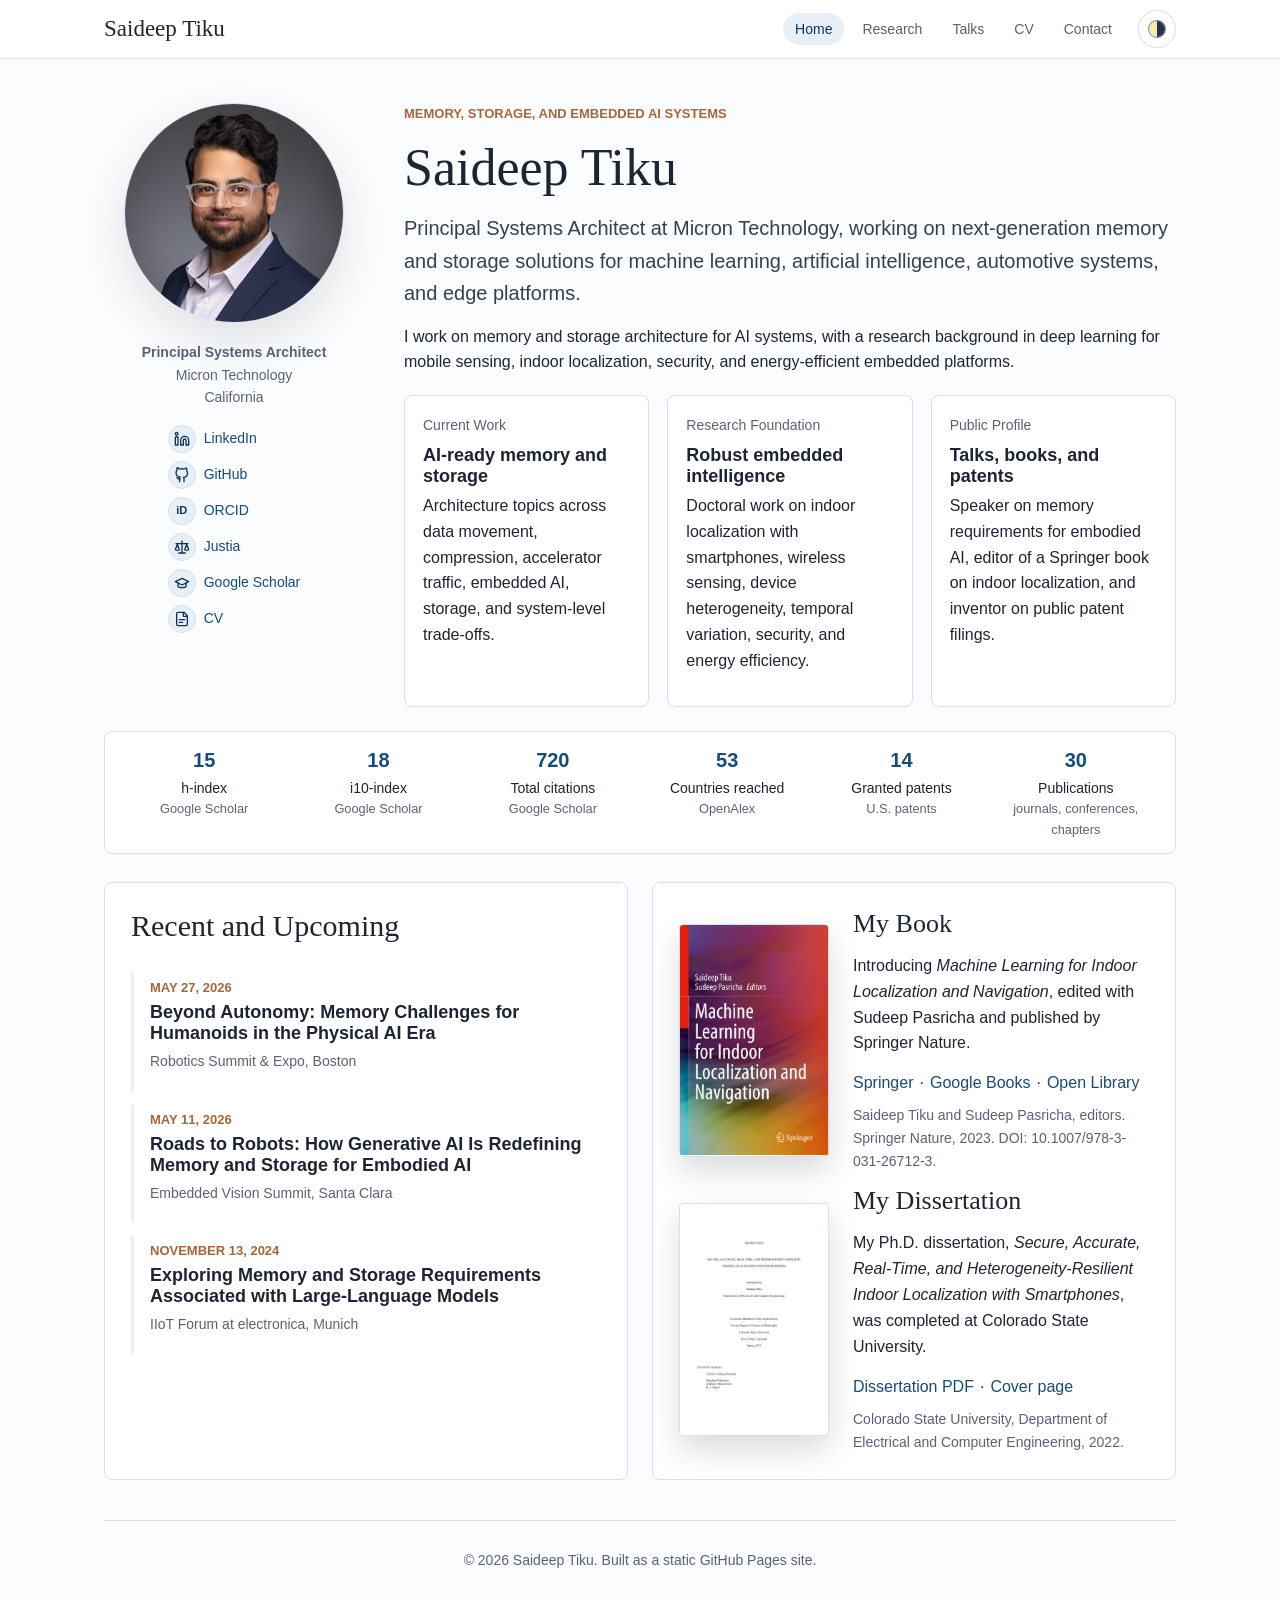
<file: index.html>
<!DOCTYPE html>
<html lang="en">
<head>
  <meta charset="utf-8" />
  <meta name="viewport" content="width=device-width, initial-scale=1" />
  <title>Saideep Tiku | Systems Architect</title>
  <meta name="description" content="Saideep Tiku is a Principal Systems Architect at Micron Technology working on memory and storage systems for AI, embedded intelligence, automotive platforms, and robust mobile sensing." />
  <link rel="canonical" href="https://saideeptiku.github.io/" />
  <!-- Open Graph -->
  <meta property="og:type" content="profile" />
  <meta property="og:site_name" content="Saideep Tiku" />
  <meta property="og:title" content="Saideep Tiku | Systems Architect" />
  <meta property="og:description" content="Saideep Tiku is a Principal Systems Architect at Micron Technology working on memory and storage systems for AI, embedded intelligence, automotive platforms, and robust mobile sensing." />
  <meta property="og:url" content="https://saideeptiku.github.io/" />
  <meta property="og:image" content="https://saideeptiku.github.io/assets/saideep-tiku-headshot.jpeg" />
  <!-- Twitter Card -->
  <meta name="twitter:card" content="summary" />
  <meta name="twitter:title" content="Saideep Tiku | Systems Architect" />
  <meta name="twitter:description" content="Saideep Tiku is a Principal Systems Architect at Micron Technology working on memory and storage systems for AI, embedded intelligence, automotive platforms, and robust mobile sensing." />
  <meta name="twitter:image" content="https://saideeptiku.github.io/assets/saideep-tiku-headshot.jpeg" />
  <script src="assets/theme.js"></script>
  <link rel="stylesheet" href="styles.css" />
  <link rel="icon" href="assets/saideep-tiku-headshot.jpeg" />
  <script type="application/ld+json">
  {
    "@context": "https://schema.org",
    "@type": "Person",
    "name": "Saideep Tiku",
    "url": "https://saideeptiku.github.io/",
    "image": "https://saideeptiku.github.io/assets/saideep-tiku-headshot.jpeg",
    "jobTitle": "Principal Systems Architect",
    "description": "Saideep Tiku is a Principal Systems Architect at Micron Technology working on memory and storage systems for AI, embedded intelligence, automotive platforms, and robust mobile sensing.",
    "affiliation": {
      "@type": "Organization",
      "name": "Micron Technology",
      "url": "https://www.micron.com"
    },
    "alumniOf": {
      "@type": "CollegeOrUniversity",
      "name": "Colorado State University",
      "url": "https://www.colostate.edu"
    },
    "knowsAbout": [
      "Memory Systems",
      "Storage Systems",
      "Artificial Intelligence",
      "Embedded Systems",
      "Automotive Computing",
      "Mobile Sensing",
      "Computer Architecture",
      "Edge AI"
    ],
    "sameAs": [
      "https://scholar.google.com/citations?user=VC3MG4QAAAAJ",
      "https://www.linkedin.com/in/saideep-tiku-59036288",
      "https://github.com/saideeptiku",
      "https://orcid.org/0000-0003-4017-1392",
      "https://dblp.org/pid/206/7603",
      "https://patents.justia.com/inventor/saideep-tiku"
    ]
  }
  </script>
</head>
<body>
  <header class="site-header">
    <div class="nav-wrap">
      <a class="brand" href="index.html">Saideep Tiku</a>
      <div class="header-actions">
        <nav class="site-nav" aria-label="Primary navigation">
          <a href="index.html" aria-current="page">Home</a>
          <a href="research.html">Research</a>
          <a href="talks.html">Talks</a>
          <a href="assets/saideep-tiku-cv.pdf" target="_blank" rel="noopener">CV</a>
          <a href="contact.html">Contact</a>
        </nav>
        <button class="theme-toggle" type="button" data-theme-toggle aria-label="Theme: Auto. Activate to switch" title="Theme: Auto">
          <span class="theme-toggle-icon" aria-hidden="true"></span>
        </button>
      </div>
    </div>
  </header>

  <main id="main" class="page">
    <section class="hero">
      <aside class="portrait-frame" aria-label="Profile summary">
        <img src="assets/saideep-tiku-headshot.jpeg" alt="Saideep Tiku" width="300" height="300" />
        <div class="portrait-caption">
          <strong>Principal Systems Architect</strong><br />
          Micron Technology<br />
          California
        </div>
        <nav class="profile-links" aria-label="Online profiles">
          <a href="https://www.linkedin.com/in/saideep-tiku-59036288" target="_blank" rel="noopener"><span class="profile-icon" aria-hidden="true"><svg viewBox="0 0 24 24"><path d="M16 8a6 6 0 0 1 6 6v7h-4v-7a2 2 0 0 0-4 0v7h-4v-7a6 6 0 0 1 6-6z"></path><rect x="2" y="9" width="4" height="12"></rect><circle cx="4" cy="4" r="2"></circle></svg></span><span>LinkedIn</span></a>
          <a href="https://github.com/saideeptiku" target="_blank" rel="noopener"><span class="profile-icon" aria-hidden="true"><svg viewBox="0 0 24 24"><path d="M15 22v-3.9a3.4 3.4 0 0 0-.9-2.6c3 0 6.1-1.5 6.1-6.6a5.1 5.1 0 0 0-1.4-3.6 4.8 4.8 0 0 0-.1-3.6s-1.1-.4-3.7 1.4a12.5 12.5 0 0 0-6.7 0C5.7.8 4.6 1.2 4.6 1.2a4.8 4.8 0 0 0-.1 3.6 5.1 5.1 0 0 0-1.4 3.6c0 5.1 3.1 6.6 6.1 6.6a3.4 3.4 0 0 0-.9 2.6V22"></path><path d="M9 18c-3.4 1-3.4-1.7-4.8-2"></path></svg></span><span>GitHub</span></a>
          <a href="https://orcid.org/0000-0003-4017-1392" target="_blank" rel="noopener"><span class="profile-icon" aria-hidden="true">iD</span><span>ORCID</span></a>
          <a href="https://patents.justia.com/inventor/saideep-tiku" target="_blank" rel="noopener"><span class="profile-icon" aria-hidden="true"><svg viewBox="0 0 24 24"><path d="m16 16 3-8 3 8c-.9.7-1.9 1-3 1s-2.1-.3-3-1z"></path><path d="m2 16 3-8 3 8c-.9.7-1.9 1-3 1s-2.1-.3-3-1z"></path><path d="M7 21h10"></path><path d="M12 3v18"></path><path d="M3 7h18"></path></svg></span><span>Justia</span></a>
          <a href="https://scholar.google.com/citations?user=VC3MG4QAAAAJ" target="_blank" rel="noopener"><span class="profile-icon" aria-hidden="true"><svg viewBox="0 0 24 24"><path d="M22 10 12 5 2 10l10 5 10-5z"></path><path d="M6 12v5c0 1.1 2.7 2 6 2s6-.9 6-2v-5"></path></svg></span><span>Google Scholar</span></a>
          <a href="assets/saideep-tiku-cv.pdf" target="_blank" rel="noopener"><span class="profile-icon" aria-hidden="true"><svg viewBox="0 0 24 24"><path d="M15 2H6a2 2 0 0 0-2 2v16a2 2 0 0 0 2 2h12a2 2 0 0 0 2-2V7z"></path><path d="M14 2v6h6"></path><path d="M8 13h8"></path><path d="M8 17h5"></path></svg></span><span>CV</span></a>
        </nav>
      </aside>
      <div class="hero-copy">
        <p class="eyebrow">Memory, storage, and embedded AI systems</p>
        <h1>Saideep Tiku</h1>
        <p class="lead">Principal Systems Architect at Micron Technology, working on next-generation memory and storage solutions for machine learning, artificial intelligence, automotive systems, and edge platforms.</p>
        <p>I work on memory and storage architecture for AI systems, with a research background in deep learning for mobile sensing, indoor localization, security, and energy-efficient embedded platforms.</p>
        <div class="feature-grid hero-cards">
          <article class="fact-card">
            <p class="meta">Current Work</p>
            <h3>AI-ready memory and storage</h3>
            <p>Architecture topics across data movement, compression, accelerator traffic, embedded AI, storage, and system-level trade-offs.</p>
          </article>
          <article class="fact-card">
            <p class="meta">Research Foundation</p>
            <h3>Robust embedded intelligence</h3>
            <p>Doctoral work on indoor localization with smartphones, wireless sensing, device heterogeneity, temporal variation, security, and energy efficiency.</p>
          </article>
          <article class="fact-card">
            <p class="meta">Public Profile</p>
            <h3>Talks, books, and patents</h3>
            <p>Speaker on memory requirements for embodied AI, editor of a Springer book on indoor localization, and inventor on public patent filings.</p>
          </article>
        </div>
      </div>
    </section>

    <section class="stat-strip">
      <div class="stat-item">
        <strong data-scholar-stat="hIndex">15</strong>
        <span>h-index</span>
        <small>Google Scholar</small>
      </div>
      <div class="stat-item">
        <strong data-scholar-stat="i10Index">18</strong>
        <span>i10-index</span>
        <small>Google Scholar</small>
      </div>
      <div class="stat-item">
        <strong data-scholar-stat="totalCitations">720</strong>
        <span>Total citations</span>
        <small>Google Scholar</small>
      </div>
      <div class="stat-item">
        <strong data-citation-stat="mappedCountries">53</strong>
        <span>Countries reached</span>
        <small>OpenAlex</small>
      </div>
      <div class="stat-item">
        <strong data-scholar-stat="patents">14</strong>
        <span>Granted patents</span>
        <small>U.S. patents</small>
      </div>
      <div class="stat-item">
        <strong data-scholar-stat="publications">31</strong>
        <span>Publications</span>
        <small>journals, conferences, chapters</small>
      </div>
    </section>

    <section class="section home-grid">
      <div class="panel">
        <div class="section-header">
          <h2>Recent and Upcoming</h2>
        </div>
        <div class="timeline">
          <article class="timeline-item">
            <div class="date">May 27, 2026</div>
            <h3>Beyond Autonomy: Memory Challenges for Humanoids in the Physical AI Era</h3>
            <p class="meta">Robotics Summit &amp; Expo, Boston</p>
          </article>
          <article class="timeline-item">
            <div class="date">May 11, 2026</div>
            <h3>Roads to Robots: How Generative AI Is Redefining Memory and Storage for Embodied AI</h3>
            <p class="meta">Embedded Vision Summit, Santa Clara</p>
          </article>
          <article class="timeline-item">
            <div class="date">November 13, 2024</div>
            <h3>Exploring Memory and Storage Requirements Associated with Large-Language Models</h3>
            <p class="meta">IIoT Forum at electronica, Munich</p>
          </article>
        </div>
      </div>
      <div class="panel book-panel">
        <div class="book-order">
          <img src="assets/machine-learning-indoor-localization-cover.jpg" alt="Machine Learning for Indoor Localization and Navigation book cover" width="827" height="1285" />
          <div class="book-copy">
            <h2 id="book-title">My Book</h2>
            <p>Introducing <em>Machine Learning for Indoor Localization and Navigation</em>, edited with Sudeep Pasricha and published by Springer Nature.</p>
            <p class="book-links">
              <a href="https://link.springer.com/book/10.1007/978-3-031-26712-3" target="_blank" rel="noopener">Springer</a>
              <span>·</span>
              <a href="https://books.google.com/books/about/Machine_Learning_for_Indoor_Localization.html?id=-enIEAAAQBAJ" target="_blank" rel="noopener">Google Books</a>
              <span>·</span>
              <a href="https://openlibrary.org/books/OL53269765M/Machine_Learning_for_Indoor_Localization_and_Navigation" target="_blank" rel="noopener">Open Library</a>
            </p>
            <p class="book-reference">Saideep Tiku and Sudeep Pasricha, editors. Springer Nature, 2023. DOI: 10.1007/978-3-031-26712-3.</p>
          </div>
        </div>
        <div class="book-order dissertation-order">
          <img src="assets/saideep-tiku-thesis-cover.png" alt="Cover page of Saideep Tiku's dissertation" width="612" height="792" />
          <div class="book-copy">
            <h2 id="dissertation-title">My Dissertation</h2>
            <p>My Ph.D. dissertation, <em>Secure, Accurate, Real-Time, and Heterogeneity-Resilient Indoor Localization with Smartphones</em>, was completed at Colorado State University.</p>
            <p class="book-links">
              <a href="https://api.mountainscholar.org/server/api/core/bitstreams/3c1cec02-b831-4863-b446-02c8de1fcce2/content" target="_blank" rel="noopener">Dissertation PDF</a>
              <span>·</span>
              <a href="https://api.mountainscholar.org/server/api/core/bitstreams/3c1cec02-b831-4863-b446-02c8de1fcce2/content" target="_blank" rel="noopener">Cover page</a>
            </p>
            <p class="book-reference">Colorado State University, Department of Electrical and Computer Engineering, 2022.</p>
          </div>
        </div>
      </div>
    </section>

    <footer class="site-footer">
      &copy; 2026 Saideep Tiku. Built as a static GitHub Pages site.
    </footer>
  </main>
  <script src="assets/citation-map-data.js"></script>
  <script src="assets/google-scholar-papers-data.js"></script>
  <script>
    (function () {
      // Load OpenAlex data for countries reached
      var data = window.citationMapData;
      if (data) {
        function setStat(name, value) {
          var el = document.querySelector("[data-citation-stat='" + name + "']");
          if (el && value != null) el.textContent = new Intl.NumberFormat("en-US").format(value);
        }
        setStat("mappedCountries", data.summary.mappedCountries);
      }
    })();
    
    // Load Google Scholar stats
    var scholarPromise = window.googleScholarPapersData
      ? Promise.resolve(window.googleScholarPapersData)
      : fetch('google-scholar-papers.json').then(response => response.json());

    scholarPromise
      .then(data => {
        function setScholarStat(name, value) {
          var el = document.querySelector("[data-scholar-stat='" + name + "']");
          if (el && value != null) el.textContent = new Intl.NumberFormat("en-US").format(value);
        }
        var types = data.summary.publicationsByType;
        setScholarStat("hIndex", data.summary.hIndex);
        setScholarStat("i10Index", data.summary.i10Index);
        setScholarStat("totalCitations", data.summary.totalCitations);
        setScholarStat("patents", data.summary.grantedPatents != null ? data.summary.grantedPatents : types.patent);
        setScholarStat("publications", (types.journal || 0) + (types.conference || 0) + (types.book_chapter || 0));
      })
      .catch(error => console.error('Error loading Google Scholar stats:', error));
  </script>
</body>
</html>
</file>
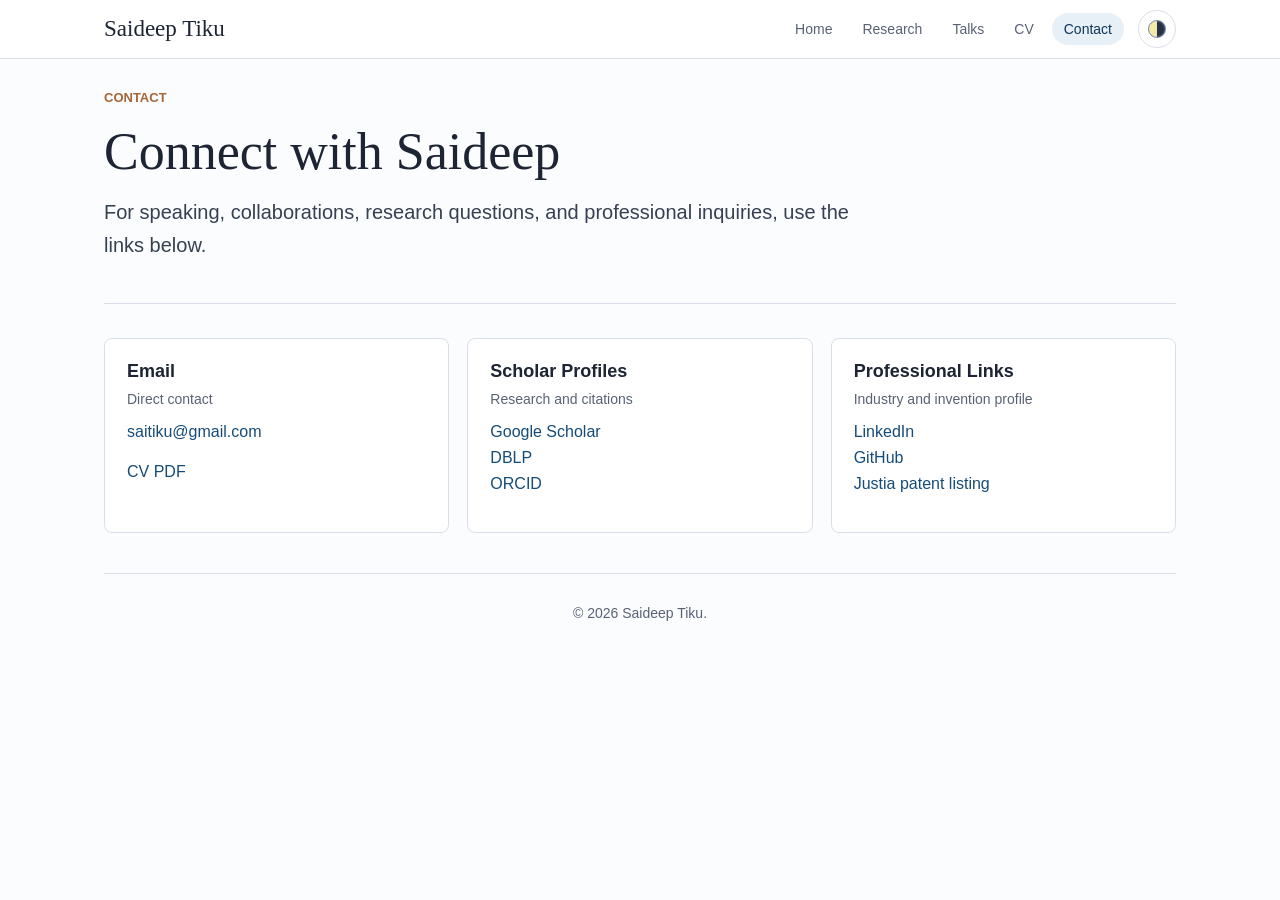
<file: contact.html>
<!DOCTYPE html>
<html lang="en">
<head>
  <meta charset="utf-8" />
  <meta name="viewport" content="width=device-width, initial-scale=1" />
  <title>Contact | Saideep Tiku</title>
  <meta name="description" content="Contact links for Saideep Tiku, including email, Google Scholar, LinkedIn, DBLP, and public patent listings." />
  <link rel="canonical" href="https://saideeptiku.github.io/contact.html" />
  <!-- Open Graph -->
  <meta property="og:type" content="website" />
  <meta property="og:site_name" content="Saideep Tiku" />
  <meta property="og:title" content="Contact | Saideep Tiku" />
  <meta property="og:description" content="Contact links for Saideep Tiku, including email, Google Scholar, LinkedIn, DBLP, and public patent listings." />
  <meta property="og:url" content="https://saideeptiku.github.io/contact.html" />
  <meta property="og:image" content="https://saideeptiku.github.io/assets/saideep-tiku-headshot.jpeg" />
  <!-- Twitter Card -->
  <meta name="twitter:card" content="summary" />
  <meta name="twitter:title" content="Contact | Saideep Tiku" />
  <meta name="twitter:description" content="Contact links for Saideep Tiku, including email, Google Scholar, LinkedIn, DBLP, and public patent listings." />
  <meta name="twitter:image" content="https://saideeptiku.github.io/assets/saideep-tiku-headshot.jpeg" />
  <script src="assets/theme.js"></script>
  <link rel="stylesheet" href="styles.css" />
  <link rel="icon" href="assets/saideep-tiku-headshot.jpeg" />
</head>
<body>
  <a class="skip-link" href="#main">Skip to content</a>
  <header class="site-header">
    <div class="nav-wrap">
      <a class="brand" href="index.html">Saideep Tiku</a>
      <div class="header-actions">
        <nav class="site-nav" aria-label="Primary navigation">
          <a href="index.html">Home</a>
          <a href="research.html">Research</a>
          <a href="talks.html">Talks</a>
          <a href="assets/saideep-tiku-cv.pdf" target="_blank" rel="noopener">CV</a>
          <a href="contact.html" aria-current="page">Contact</a>
        </nav>
        <button class="theme-toggle" type="button" data-theme-toggle aria-label="Theme: Auto. Activate to switch" title="Theme: Auto">
          <span class="theme-toggle-icon" aria-hidden="true"></span>
        </button>
      </div>
    </div>
  </header>

  <main id="main" class="page">
    <header class="page-header">
      <p class="eyebrow">Contact</p>
      <h1>Connect with Saideep</h1>
      <p class="lead">For speaking, collaborations, research questions, and professional inquiries, use the links below.</p>
    </header>

    <section class="contact-grid">
      <article class="card">
        <h3>Email</h3>
        <p class="meta">Direct contact</p>
        <p><a href="mailto:saitiku@gmail.com">saitiku@gmail.com</a></p>
        <p><a href="assets/saideep-tiku-cv.pdf" target="_blank" rel="noopener">CV PDF</a></p>
      </article>
      <article class="card">
        <h3>Scholar Profiles</h3>
        <p class="meta">Research and citations</p>
        <p><a href="https://scholar.google.com/citations?user=VC3MG4QAAAAJ" target="_blank" rel="noopener">Google Scholar</a><br />
        <a href="https://dblp.org/pid/206/7603" target="_blank" rel="noopener">DBLP</a><br />
        <a href="https://orcid.org/0000-0003-4017-1392" target="_blank" rel="noopener">ORCID</a></p>
      </article>
      <article class="card">
        <h3>Professional Links</h3>
        <p class="meta">Industry and invention profile</p>
        <p><a href="https://www.linkedin.com/in/saideep-tiku-59036288" target="_blank" rel="noopener">LinkedIn</a><br />
        <a href="https://github.com/saideeptiku" target="_blank" rel="noopener">GitHub</a><br />
        <a href="https://patents.justia.com/inventor/saideep-tiku" target="_blank" rel="noopener">Justia patent listing</a></p>
      </article>
    </section>

    <footer class="site-footer">
      &copy; 2026 Saideep Tiku.
    </footer>
  </main>
</body>
</html>
</file>
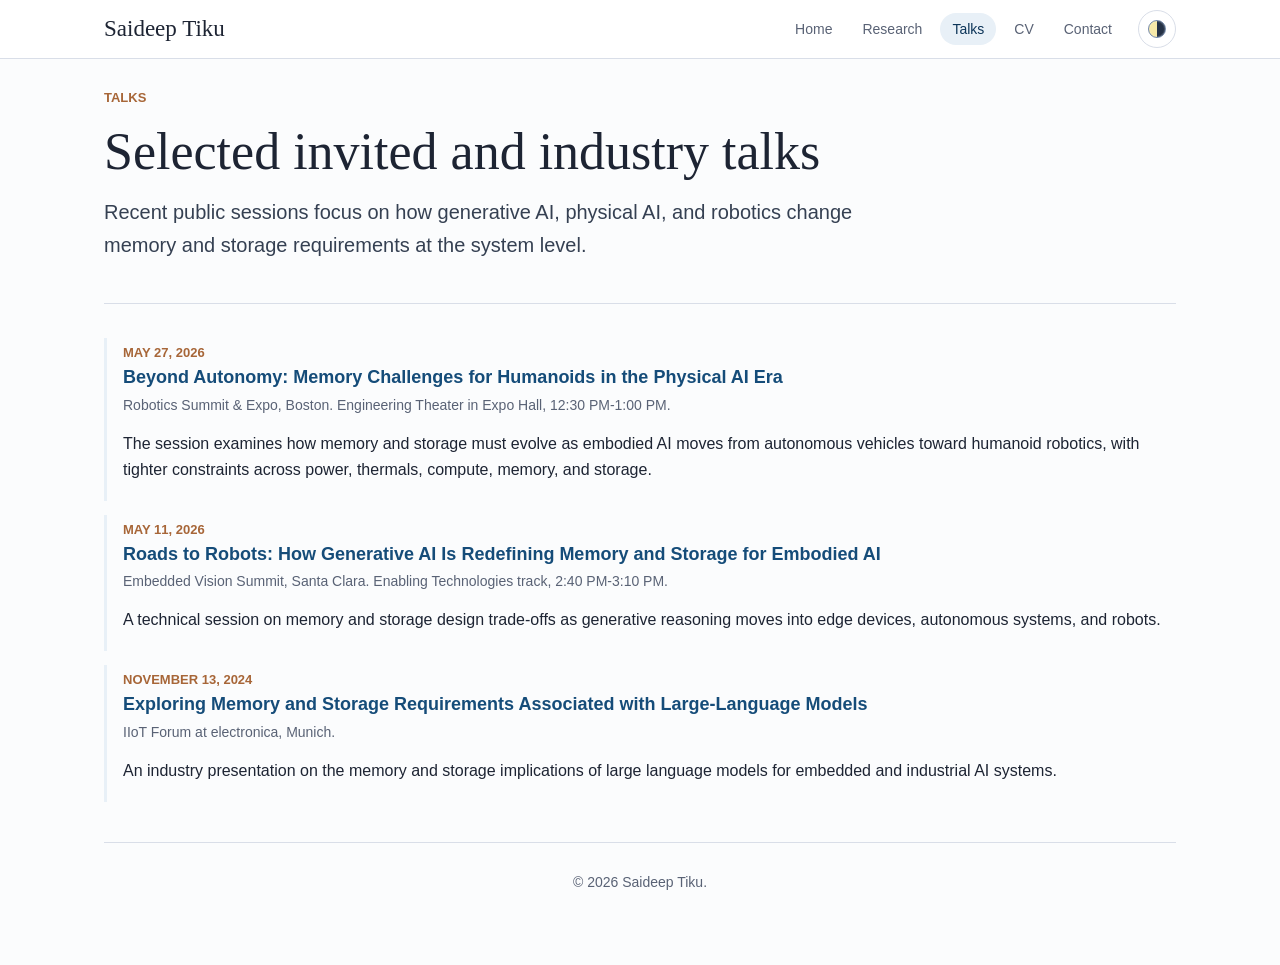
<file: talks.html>
<!DOCTYPE html>
<html lang="en">
<head>
  <meta charset="utf-8" />
  <meta name="viewport" content="width=device-width, initial-scale=1" />
  <title>Talks | Saideep Tiku</title>
  <meta name="description" content="Selected talks by Saideep Tiku on memory and storage requirements for large language models, embodied AI, robotics, and physical AI systems." />
  <link rel="canonical" href="https://saideeptiku.github.io/talks.html" />
  <!-- Open Graph -->
  <meta property="og:type" content="website" />
  <meta property="og:site_name" content="Saideep Tiku" />
  <meta property="og:title" content="Talks | Saideep Tiku" />
  <meta property="og:description" content="Selected talks by Saideep Tiku on memory and storage requirements for large language models, embodied AI, robotics, and physical AI systems." />
  <meta property="og:url" content="https://saideeptiku.github.io/talks.html" />
  <meta property="og:image" content="https://saideeptiku.github.io/assets/saideep-tiku-headshot.jpeg" />
  <!-- Twitter Card -->
  <meta name="twitter:card" content="summary" />
  <meta name="twitter:title" content="Talks | Saideep Tiku" />
  <meta name="twitter:description" content="Selected talks by Saideep Tiku on memory and storage requirements for large language models, embodied AI, robotics, and physical AI systems." />
  <meta name="twitter:image" content="https://saideeptiku.github.io/assets/saideep-tiku-headshot.jpeg" />
  <script src="assets/theme.js"></script>
  <link rel="stylesheet" href="styles.css" />
  <link rel="icon" href="assets/saideep-tiku-headshot.jpeg" />
</head>
<body>
  <a class="skip-link" href="#main">Skip to content</a>
  <header class="site-header">
    <div class="nav-wrap">
      <a class="brand" href="index.html">Saideep Tiku</a>
      <div class="header-actions">
        <nav class="site-nav" aria-label="Primary navigation">
          <a href="index.html">Home</a>
          <a href="research.html">Research</a>
          <a href="talks.html" aria-current="page">Talks</a>
          <a href="assets/saideep-tiku-cv.pdf" target="_blank" rel="noopener">CV</a>
          <a href="contact.html">Contact</a>
        </nav>
        <button class="theme-toggle" type="button" data-theme-toggle aria-label="Theme: Auto. Activate to switch" title="Theme: Auto">
          <span class="theme-toggle-icon" aria-hidden="true"></span>
        </button>
      </div>
    </div>
  </header>

  <main id="main" class="page">
    <header class="page-header">
      <p class="eyebrow">Talks</p>
      <h1>Selected invited and industry talks</h1>
      <p class="lead">Recent public sessions focus on how generative AI, physical AI, and robotics change memory and storage requirements at the system level.</p>
    </header>

    <section class="section">
      <div class="timeline">
        <article class="timeline-item">
          <div class="date">May 27, 2026</div>
          <h3><a href="https://www.roboticssummit.com/?p=7839&post_type=event-speaker" target="_blank" rel="noopener">Beyond Autonomy: Memory Challenges for Humanoids in the Physical AI Era</a></h3>
          <p class="meta">Robotics Summit &amp; Expo, Boston. Engineering Theater in Expo Hall, 12:30 PM-1:00 PM.</p>
          <p>The session examines how memory and storage must evolve as embodied AI moves from autonomous vehicles toward humanoid robotics, with tighter constraints across power, thermals, compute, memory, and storage.</p>
        </article>

        <article class="timeline-item">
          <div class="date">May 11, 2026</div>
          <h3><a href="https://embeddedvisionsummit.com/2026/session/roads-to-robots-how-generative-ai-is-redefining-memory-and-storage-for-embodied-ai/" target="_blank" rel="noopener">Roads to Robots: How Generative AI Is Redefining Memory and Storage for Embodied AI</a></h3>
          <p class="meta">Embedded Vision Summit, Santa Clara. Enabling Technologies track, 2:40 PM-3:10 PM.</p>
          <p>A technical session on memory and storage design trade-offs as generative reasoning moves into edge devices, autonomous systems, and robots.</p>
        </article>

        <article class="timeline-item">
          <div class="date">November 13, 2024</div>
          <h3><a href="https://embeddedcomputing.com/application/industrial/industrial-iot/attend-the-iiot-forum-at-electronica-and-enter-to-win-a-raspberry-pi-pico-2" target="_blank" rel="noopener">Exploring Memory and Storage Requirements Associated with Large-Language Models</a></h3>
          <p class="meta">IIoT Forum at electronica, Munich.</p>
          <p>An industry presentation on the memory and storage implications of large language models for embedded and industrial AI systems.</p>
        </article>
      </div>
    </section>

    <footer class="site-footer">
      &copy; 2026 Saideep Tiku.
    </footer>
  </main>
</body>
</html>
</file>
<file: styles.css>
:root {
  --text: #1d2433;
  --muted: #596275;
  --light: #f6f7f9;
  --paper: #ffffff;
  --line: #d9dee8;
  --accent: #154c79;
  --accent-strong: #0d3559;
  --accent-soft: #e8f0f7;
  --warm: #a76638;
  --warm-soft: #f4ece5;
  --body-bg: #fbfcfd;
  --header-bg: rgba(255, 255, 255, 0.94);
  --lead: #354052;
  --pill-text: #384356;
  --tag-text: #72421f;
  --max: 1120px;
  --measure: 760px;
}

:root[data-theme="dark"] {
  --text: #e7edf7;
  --muted: #a6b3c7;
  --light: #121924;
  --paper: #0f1622;
  --line: #2a3446;
  --accent: #84b6ff;
  --accent-strong: #d5e6ff;
  --accent-soft: #1a2738;
  --warm: #f0b37f;
  --warm-soft: #2e2218;
  --body-bg: #0a111b;
  --header-bg: rgba(15, 22, 34, 0.94);
  --lead: #c8d4e8;
  --pill-text: #d2ddf0;
  --tag-text: #f6d2b5;
}

:root[data-theme="light"] {
  color-scheme: light;
}

:root[data-theme="dark"] {
  color-scheme: dark;
}

* {
  box-sizing: border-box;
}

html {
  scroll-behavior: smooth;
}

body {
  margin: 0;
  color: var(--text);
  background: var(--body-bg);
  font-family: -apple-system, BlinkMacSystemFont, "Segoe UI", Roboto, Helvetica, Arial, sans-serif;
  font-size: 16px;
  line-height: 1.62;
}

img {
  display: block;
  max-width: 100%;
}

a {
  color: var(--accent);
  text-decoration: none;
}

a:hover {
  text-decoration: underline;
}

.skip-link {
  left: 18px;
  padding: 8px 12px;
  position: absolute;
  top: -44px;
  z-index: 20;
  background: var(--accent);
  color: #fff;
  border-radius: 6px;
}

.skip-link:focus {
  top: 14px;
}

.site-header {
  background: var(--header-bg);
  border-bottom: 1px solid var(--line);
}

.header-actions {
  align-items: center;
  display: flex;
  gap: 14px;
  margin-left: auto;
}

.nav-wrap {
  max-width: var(--max);
  margin: 0 auto;
  min-height: 58px;
  padding: 0 24px;
  display: flex;
  align-items: center;
  justify-content: space-between;
  gap: 24px;
}

.brand {
  color: var(--text);
  font-family: Georgia, "Times New Roman", serif;
  font-size: 23px;
  line-height: 1.1;
  white-space: nowrap;
}

.brand:hover {
  text-decoration: none;
}

.site-nav {
  display: flex;
  align-items: center;
  justify-content: flex-end;
  flex-wrap: wrap;
  gap: 6px;
}

.site-nav a {
  border-radius: 999px;
  color: var(--muted);
  font-size: 14px;
  line-height: 1;
  padding: 9px 12px;
}

.site-nav a:hover,
.site-nav a[aria-current="page"] {
  background: var(--accent-soft);
  color: var(--accent-strong);
  text-decoration: none;
}

.theme-toggle {
  align-items: center;
  background: transparent;
  border: 1px solid var(--line);
  border-radius: 999px;
  color: var(--muted);
  cursor: pointer;
  display: inline-flex;
  height: 38px;
  justify-content: center;
  min-width: 38px;
  padding: 0;
  width: 38px;
}

.theme-toggle:hover,
.theme-toggle:focus-visible {
  background: var(--accent-soft);
  color: var(--accent-strong);
  outline: none;
}

.theme-toggle-icon {
  background: #f7e9a8;
  border: 1px solid #d8c47f;
  border-radius: 50%;
  display: block;
  height: 18px;
  transition: background 180ms ease, border-color 180ms ease, box-shadow 180ms ease;
  width: 18px;
}

:root[data-theme-mode="dark"] .theme-toggle-icon {
  background: #253247;
  border-color: #4f6789;
  box-shadow: inset 0 0 0 1px rgba(255, 255, 255, 0.1);
}

:root[data-theme-mode="auto"] .theme-toggle-icon {
  background: linear-gradient(90deg, #f7e9a8 50%, #253247 50%);
  border-color: #7287a8;
  box-shadow: inset 0 0 0 1px rgba(255, 255, 255, 0.14);
}

.page {
  max-width: var(--max);
  margin: 0 auto;
  padding: 28px 24px 44px;
}

.hero {
  display: grid;
  grid-template-columns: 260px minmax(0, 1fr);
  gap: 40px;
  align-items: start;
  padding: 16px 0 24px;
}

.hero-copy {
  max-width: 780px;
}

.eyebrow {
  color: var(--warm);
  font-size: 13px;
  font-weight: 700;
  letter-spacing: 0;
  margin: 0 0 14px;
  text-transform: uppercase;
}

h1,
h2,
h3 {
  color: var(--text);
  line-height: 1.16;
  letter-spacing: 0;
}

h1 {
  font-family: Georgia, "Times New Roman", serif;
  font-size: 52px;
  font-weight: 500;
  margin: 0 0 14px;
}

h2 {
  font-family: Georgia, "Times New Roman", serif;
  font-size: 30px;
  font-weight: 500;
  margin: 0 0 14px;
}

h3 {
  font-size: 18px;
  margin: 0 0 6px;
}

p {
  margin: 0 0 14px;
}

.lead {
  color: var(--lead);
  font-size: 20px;
  max-width: 820px;
}

.hero-actions,
.link-row {
  display: flex;
  flex-wrap: wrap;
  gap: 10px;
  margin-top: 22px;
}

.button {
  align-items: center;
  border: 1px solid var(--line);
  border-radius: 7px;
  color: var(--accent-strong);
  display: inline-flex;
  font-size: 14px;
  font-weight: 650;
  gap: 8px;
  min-height: 40px;
  padding: 9px 13px;
}

.button:hover {
  background: var(--accent-soft);
  text-decoration: none;
}

.button.primary {
  background: var(--accent);
  border-color: var(--accent);
  color: #fff;
}

.button.primary:hover {
  background: var(--accent-strong);
}

.portrait-frame {
  justify-self: start;
  text-align: center;
  width: 260px;
}

.portrait-frame img {
  border: 1px solid var(--line);
  border-radius: 50%;
  box-shadow: 0 18px 46px rgba(29, 36, 51, 0.12);
  height: 220px;
  object-fit: cover;
  width: 220px;
  margin: 0 auto;
}

.portrait-caption {
  color: var(--muted);
  font-size: 14px;
  margin-top: 18px;
}

.profile-links {
  align-items: flex-start;
  display: flex;
  flex-direction: column;
  gap: 8px;
  margin-top: 16px;
  margin-left: auto;
  margin-right: auto;
  width: fit-content;
}

.profile-links a {
  align-items: center;
  color: var(--accent);
  display: inline-flex;
  font-size: 14px;
  gap: 8px;
  justify-content: center;
  line-height: 1.25;
}

.profile-links a:hover {
  text-decoration: none;
}

.profile-links a:hover span:last-child {
  text-decoration: underline;
}

.profile-icon {
  align-items: center;
  background: var(--accent-soft);
  border: 1px solid var(--line);
  border-radius: 50%;
  color: var(--accent-strong);
  display: inline-flex;
  flex: 0 0 28px;
  font-size: 11px;
  font-weight: 800;
  height: 28px;
  justify-content: center;
  letter-spacing: 0;
  width: 28px;
}

.profile-icon svg {
  fill: none;
  height: 16px;
  stroke: currentColor;
  stroke-linecap: round;
  stroke-linejoin: round;
  stroke-width: 2;
  width: 16px;
}

.research-links {
  gap: 9px;
}

.research-links .button {
  padding: 7px 11px 7px 8px;
}

.research-links .profile-icon {
  flex-basis: 26px;
  height: 26px;
  width: 26px;
}

.book-panel {
  text-align: left;
}

.book-order {
  align-items: center;
  display: flex;
  gap: 24px;
}

.book-order img {
  aspect-ratio: 827 / 1285;
  border: 1px solid var(--line);
  border-radius: 4px;
  box-shadow: 0 14px 30px rgba(29, 36, 51, 0.16);
  flex: 0 0 150px;
  height: auto;
  object-fit: contain;
  width: 150px;
}

.book-panel h2 {
  font-size: 26px;
}

.book-copy {
  min-width: 0;
}

.book-links {
  display: flex;
  flex-wrap: wrap;
  gap: 6px;
  margin: 12px 0 8px;
}

.book-reference {
  color: var(--muted);
  font-size: 14px;
  margin-bottom: 0;
}

.dissertation-order {
  margin-top: 14px;
}

.home-grid {
  align-items: stretch;
  display: grid;
  grid-template-columns: 1fr 1fr;
  gap: 24px;
}

.feature-grid,
.contact-grid {
  display: grid;
  grid-template-columns: repeat(3, minmax(0, 1fr));
  gap: 18px;
}

.hero-cards {
  margin-top: 20px;
}

.stat-strip {
  display: flex;
  flex-wrap: wrap;
  justify-content: space-between;
  gap: 8px;
  margin-bottom: 16px;
  background-color: var(--paper);
  padding: 8px 16px;
  border: 1px solid var(--line);
  border-radius: 8px;
}

.stat-item {
  flex: 1;
  text-align: center;
  padding: 4px 8px;
}

.stat-item strong {
  display: block;
  font-size: 1.25rem;
  color: var(--accent);
}

.stat-item span {
  display: block;
  font-size: 0.875rem;
  color: var(--text);
}

.stat-item small {
  display: block;
  font-size: 0.8rem;
  color: var(--muted);
}

.card,
.panel,
.fact-card {
  background: var(--paper);
  border: 1px solid var(--line);
  border-radius: 8px;
}

.card {
  padding: 22px;
}

.panel {
  padding: 26px;
}

.fact-card {
  padding: 18px;
}

.card .meta,
.fact-card .meta {
  margin-bottom: 8px;
}

.meta,
.small {
  color: var(--muted);
  font-size: 14px;
}

.section {
  margin-top: 28px;
}

.section-header {
  display: flex;
  align-items: baseline;
  justify-content: space-between;
  gap: 20px;
  margin-bottom: 16px;
}

.section-header p {
  color: var(--muted);
  max-width: 560px;
}

.page-header {
  border-bottom: 1px solid var(--line);
  margin-bottom: 34px;
  padding-bottom: 28px;
}

.page-header .lead {
  max-width: var(--measure);
}

.content-layout {
  display: grid;
  grid-template-columns: minmax(0, 1fr) 300px;
  gap: 42px;
  align-items: start;
}

.prose {
  max-width: var(--measure);
}

.prose h2 {
  border-top: 1px solid var(--line);
  margin-top: 34px;
  padding-top: 28px;
}

.prose h2:first-child {
  border-top: 0;
  margin-top: 0;
  padding-top: 0;
}

.prose ul {
  margin: 10px 0 18px;
  padding-left: 20px;
}

.prose li {
  margin: 7px 0;
}

.aside {
  background: var(--paper);
  border: 1px solid var(--line);
  border-radius: 8px;
  padding: 20px;
  position: sticky;
  top: 22px;
}

.aside h2 {
  font-size: 22px;
}

.pill-list {
  display: flex;
  flex-wrap: wrap;
  gap: 8px;
}

.pill {
  background: var(--light);
  border: 1px solid var(--line);
  border-radius: 999px;
  color: var(--pill-text);
  display: inline-flex;
  font-size: 13px;
  line-height: 1;
  padding: 8px 10px;
}

.timeline {
  display: grid;
  gap: 14px;
}

.timeline-item {
  border-left: 3px solid var(--accent-soft);
  padding: 4px 0 4px 16px;
}

.timeline-item .date {
  color: var(--warm);
  font-size: 13px;
  font-weight: 700;
  margin-bottom: 4px;
  text-transform: uppercase;
}

.activity-nav {
  display: flex;
  flex-wrap: wrap;
  gap: 8px;
  margin-top: 18px;
}

.activity-nav a {
  background: var(--paper);
  border: 1px solid var(--line);
  border-radius: 999px;
  color: var(--accent-strong);
  font-size: 13px;
  font-weight: 650;
  line-height: 1;
  padding: 9px 11px;
}

.activity-nav a:hover {
  background: var(--accent-soft);
  text-decoration: none;
}

.activity-section {
  border-top: 1px solid var(--line);
  margin-top: 34px;
  padding-top: 30px;
}

.citation-impact-header {
  align-items: flex-end;
}

.citation-impact-header .source-note {
  max-width: 330px;
  text-align: right;
}

.citation-impact-grid {
  display: flex;
  flex-wrap: wrap;
  gap: 16px;
}

.citation-stats-row {
  display: flex;
  flex-wrap: wrap;
  justify-content: space-between;
  gap: 16px;
}

.citation-stat {
  flex: 1;
  min-width: 120px;
  text-align: center;
  background: var(--paper);
  padding: 12px;
  border-radius: 8px;
  box-shadow: 0 2px 4px rgba(0, 0, 0, 0.1);
}

.citation-map-card {
  flex: 2;
  min-width: 300px;
}

.citation-summary {
  flex: 1;
  display: flex;
  flex-direction: column;
  gap: 12px;
  max-height: 420px;
  min-width: 240px;
  overflow: hidden;
  padding-left: 16px;
}

.citation-stat-row {
  display: flex;
  justify-content: space-between;
  align-items: center;
  gap: 16px;
  flex-wrap: nowrap;
}

.citation-country-list {
  list-style: none;
  padding: 0;
  margin: 6px 0 0;
  display: flex;
  flex-direction: column;
  gap: 0;
  max-height: calc(420px - 44px);
  overflow-y: hidden;
}

.citation-country-list li {
  display: flex;
  gap: 10px;
  justify-content: space-between;
  padding: 10px 0;
  border-bottom: 1px solid var(--line);
}

.citation-country-list li span {
  color: var(--text);
  font-weight: 500;
}

.citation-country-list li strong {
  color: var(--text);
  flex-shrink: 0;
  font-variant-numeric: tabular-nums;
  min-width: 4ch;
  padding: 0;
  text-align: right;
}

.activity-list {
  display: grid;
  gap: 18px;
}

.activity-item {
  background: var(--paper);
  border-left: 3px solid var(--accent-soft);
  padding: 0 0 0 16px;
  position: relative;
  padding-top: 8px;
}

.activity-item h3 {
  font-size: 17px;
  margin-bottom: 5px;
  padding-right: 100px;
  word-wrap: break-word;
  overflow-wrap: break-word;
}

.citation-count-container {
  position: absolute;
  top: 8px;
  right: 12px;
}

.citation-badge-link {
  text-decoration: none;
}

.citation-badge-link:hover .citation-count-badge {
  background: var(--accent);
  color: #fff;
}

.citation-count-badge {
  display: inline-block;
  background: var(--accent-soft);
  color: var(--accent-strong);
  font-size: 12px;
  font-weight: 650;
  padding: 4px 8px;
  border-radius: 4px;
  white-space: nowrap;
  cursor: pointer;
  transition: background 180ms ease, color 180ms ease;
}

.citation {
  color: var(--muted);
  font-size: 14px;
  margin-bottom: 0;
}

.patent-list {
  display: grid;
  gap: 14px;
}

.pub-list,
.patent-list {
  display: grid;
  gap: 14px;
}

.pub-title,
.patent-title {
  color: var(--text);
  font-weight: 700;
}

.tag {
  background: var(--warm-soft);
  border-radius: 999px;
  color: var(--tag-text);
  display: inline-flex;
  font-size: 12px;
  font-weight: 700;
  line-height: 1;
  margin-bottom: 10px;
  padding: 7px 9px;
  text-transform: uppercase;
}

.table-wrap {
  overflow-x: auto;
  border: 1px solid var(--line);
  border-radius: 8px;
  background: var(--paper);
}

table {
  border-collapse: collapse;
  min-width: 720px;
  width: 100%;
}

th,
td {
  border-bottom: 1px solid var(--line);
  padding: 13px 15px;
  text-align: left;
  vertical-align: top;
}

th {
  color: var(--muted);
  font-size: 13px;
  font-weight: 700;
  text-transform: uppercase;
}

tr:last-child td {
  border-bottom: 0;
}

.source-note {
  color: var(--muted);
  font-size: 13px;
  margin-top: 10px;
}

.site-footer {
  border-top: 1px solid var(--line);
  color: var(--muted);
  font-size: 14px;
  margin-top: 54px;
  padding: 24px 0 0;
}

@media (max-width: 900px) {
  .nav-wrap {
    align-items: flex-start;
    flex-direction: column;
    gap: 12px;
    padding-bottom: 16px;
    padding-top: 18px;
  }

  .site-nav {
    justify-content: flex-start;
  }

  .header-actions {
    justify-content: space-between;
    margin-left: 0;
    width: 100%;
  }

  .hero,
  .home-grid,
  .citation-impact-grid,
  .content-layout {
    grid-template-columns: 1fr;
  }

  .citation-impact-header .source-note {
    max-width: none;
    text-align: left;
  }

  .portrait-frame {
    display: grid;
    grid-template-columns: 220px minmax(0, 1fr);
    gap: 18px;
    max-width: 520px;
    width: 100%;
    text-align: left;
  }

  .portrait-frame img {
    grid-column: 1;
    grid-row: 1;
    margin: 0;
  }

  .portrait-caption {
    grid-column: 1;
    grid-row: 2;
    margin-top: 0;
  }

  .profile-links {
    grid-column: 2;
    grid-row: 1 / span 2;
    margin-top: 0;
    margin-left: 0;
    margin-right: 0;
    width: auto;
  }

  .aside {
    position: static;
  }
}

@media (max-width: 680px) {
  .page {
    padding: 30px 18px 48px;
  }

  h1 {
    font-size: 40px;
  }

  h2 {
    font-size: 26px;
  }

  .lead {
    font-size: 18px;
  }

  .feature-grid,
  .contact-grid {
    grid-template-columns: 1fr;
  }

  .portrait-frame {
    grid-template-columns: 1fr;
    justify-items: center;
    max-width: 320px;
    text-align: center;
  }

  .portrait-frame img {
    grid-column: auto;
    grid-row: auto;
    margin: 0 auto;
  }

  .portrait-caption {
    grid-column: auto;
    grid-row: auto;
    margin-top: 18px;
  }

  .profile-links {
    grid-column: auto;
    grid-row: auto;
    margin-top: 16px;
    margin-left: auto;
    margin-right: auto;
    width: fit-content;
  }

  .book-order {
    align-items: center;
    flex-direction: column;
    text-align: center;
  }

  #citation-map {
    height: 420px; /* Keep map height aligned with the citation summary panel */
  }

  .section-header {
    display: block;
  }

  .site-nav a {
    padding-left: 10px;
    padding-right: 10px;
  }
}

.site-footer {
  padding: 28px 0;
  margin-top: 40px;
  text-align: center;
  color: var(--muted);
  font-size: 0.875rem;
}

.data-sources-note {
  margin: 40px 0;
  padding: 24px;
  background-color: var(--accent-soft);
  border-left: 4px solid var(--accent);
  border-radius: 4px;
}

.data-sources-note h2 {
  margin-top: 0;
  margin-bottom: 16px;
  font-size: 1rem;
  color: var(--accent-strong);
}

.data-sources-note p {
  margin: 12px 0;
  font-size: 0.875rem;
  line-height: 1.5;
  color: var(--text);
}

.data-sources-note a {
  color: var(--accent);
  text-decoration: none;
  border-bottom: 1px solid var(--accent);
}

.data-sources-note a:hover {
  color: var(--accent-strong);
  border-bottom-color: var(--accent-strong);
}

@media print {
  body {
    background: #fff;
  }

  .site-nav,
  .skip-link {
    display: none;
  }

  .page {
    padding: 24px;
  }

  .hero,
  .content-layout {
    grid-template-columns: 1fr;
  }

  .aside {
    position: static;
  }

  a {
    color: #000;
  }
}
</file>
